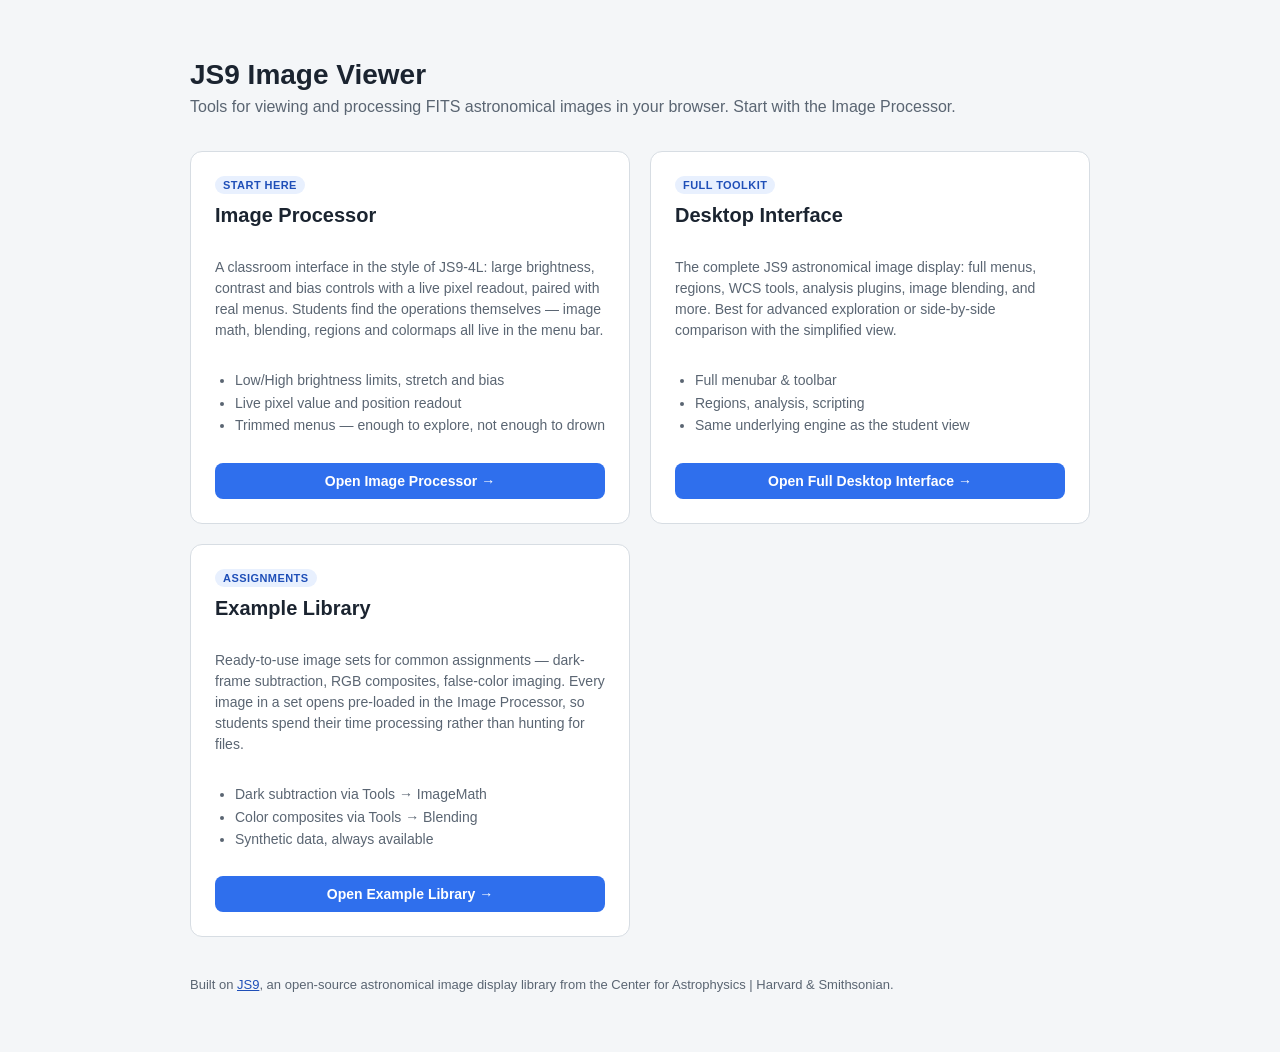
<file: index.html>
<!DOCTYPE html>
<html lang="en">
<head>
<meta charset="utf-8">
<meta name="viewport" content="width=device-width, initial-scale=1">
<link type="image/x-icon" rel="shortcut icon" href="./favicon.ico">
<title>JS9 Image Viewer</title>
<style>
  :root{
    --bg: #f4f6f8;
    --card-bg: #ffffff;
    --border: #d7dde3;
    --text: #1b2430;
    --muted: #5a6572;
    --accent: #2f6fed;
    --accent-dark: #1f4fb8;
  }
  *{ box-sizing: border-box; }
  body{
    margin: 0;
    font-family: -apple-system, BlinkMacSystemFont, "Segoe UI", Roboto, Helvetica, Arial, sans-serif;
    background: var(--bg);
    color: var(--text);
    padding: 40px 20px 60px;
  }
  .wrap{ max-width: 900px; margin: 0 auto; }
  h1{ font-size: 28px; margin-bottom: 4px; }
  p.lede{ color: var(--muted); margin-top: 0; font-size: 16px; line-height: 1.5; }
  .cards{
    display: grid;
    grid-template-columns: 1fr 1fr;
    gap: 20px;
    margin-top: 32px;
  }
  @media (max-width: 700px){
    .cards{ grid-template-columns: 1fr; }
  }
  .card{
    background: var(--card-bg);
    border: 1px solid var(--border);
    border-radius: 12px;
    padding: 24px;
    display: flex;
    flex-direction: column;
  }
  .card h2{ margin-top: 0; font-size: 20px; }
  .card p{ color: var(--muted); font-size: 14px; line-height: 1.5; flex-grow: 1; }
  .card ul{ color: var(--muted); font-size: 14px; line-height: 1.6; padding-left: 20px; }
  .card a.btn{
    display: inline-block;
    margin-top: 12px;
    background: var(--accent);
    color: #fff;
    text-decoration: none;
    padding: 10px 18px;
    border-radius: 8px;
    font-size: 14px;
    font-weight: 600;
    text-align: center;
  }
  .card a.btn:hover{ background: var(--accent-dark); }
  .badge{
    display: inline-block;
    font-size: 11px;
    font-weight: 700;
    letter-spacing: .04em;
    text-transform: uppercase;
    color: var(--accent-dark);
    background: #e8f0fe;
    padding: 3px 8px;
    border-radius: 999px;
    margin-bottom: 10px;
    width: fit-content;
  }
  footer{ margin-top: 40px; color: var(--muted); font-size: 13px; }
  footer a{ color: var(--accent-dark); }
</style>
</head>
<body>
  <div class="wrap">
    <h1>JS9 Image Viewer</h1>
    <p class="lede">Tools for viewing and processing FITS astronomical images in your browser. Start with the Image Processor.</p>

    <div class="cards">
      <div class="card">
        <span class="badge">Start Here</span>
        <h2>Image Processor</h2>
        <p>A classroom interface in the style of JS9-4L: large brightness, contrast and bias controls with a live pixel readout, paired with real menus. Students find the operations themselves &mdash; image math, blending, regions and colormaps all live in the menu bar.</p>
        <ul>
          <li>Low/High brightness limits, stretch and bias</li>
          <li>Live pixel value and position readout</li>
          <li>Trimmed menus &mdash; enough to explore, not enough to drown</li>
        </ul>
        <a class="btn" href="./student.html">Open Image Processor &rarr;</a>
      </div>

      <div class="card">
        <span class="badge">Full Toolkit</span>
        <h2>Desktop Interface</h2>
        <p>The complete JS9 astronomical image display: full menus, regions, WCS tools, analysis plugins, image blending, and more. Best for advanced exploration or side-by-side comparison with the simplified view.</p>
        <ul>
          <li>Full menubar &amp; toolbar</li>
          <li>Regions, analysis, scripting</li>
          <li>Same underlying engine as the student view</li>
        </ul>
        <a class="btn" href="./js9.html">Open Full Desktop Interface &rarr;</a>
      </div>

      <div class="card">
        <span class="badge">Assignments</span>
        <h2>Example Library</h2>
        <p>Ready-to-use image sets for common assignments &mdash; dark-frame subtraction, RGB composites, false-color imaging. Every image in a set opens pre-loaded in the Image Processor, so students spend their time processing rather than hunting for files.</p>
        <ul>
          <li>Dark subtraction via Tools &rarr; ImageMath</li>
          <li>Color composites via Tools &rarr; Blending</li>
          <li>Synthetic data, always available</li>
        </ul>
        <a class="btn" href="./examples.html">Open Example Library &rarr;</a>
      </div>
    </div>

    <footer>
      Built on <a href="https://github.com/ericmandel/js9" target="_blank" rel="noopener">JS9</a>, an open-source astronomical image display library from the Center for Astrophysics | Harvard &amp; Smithsonian.
    </footer>
  </div>
</body>
</html>
</file>
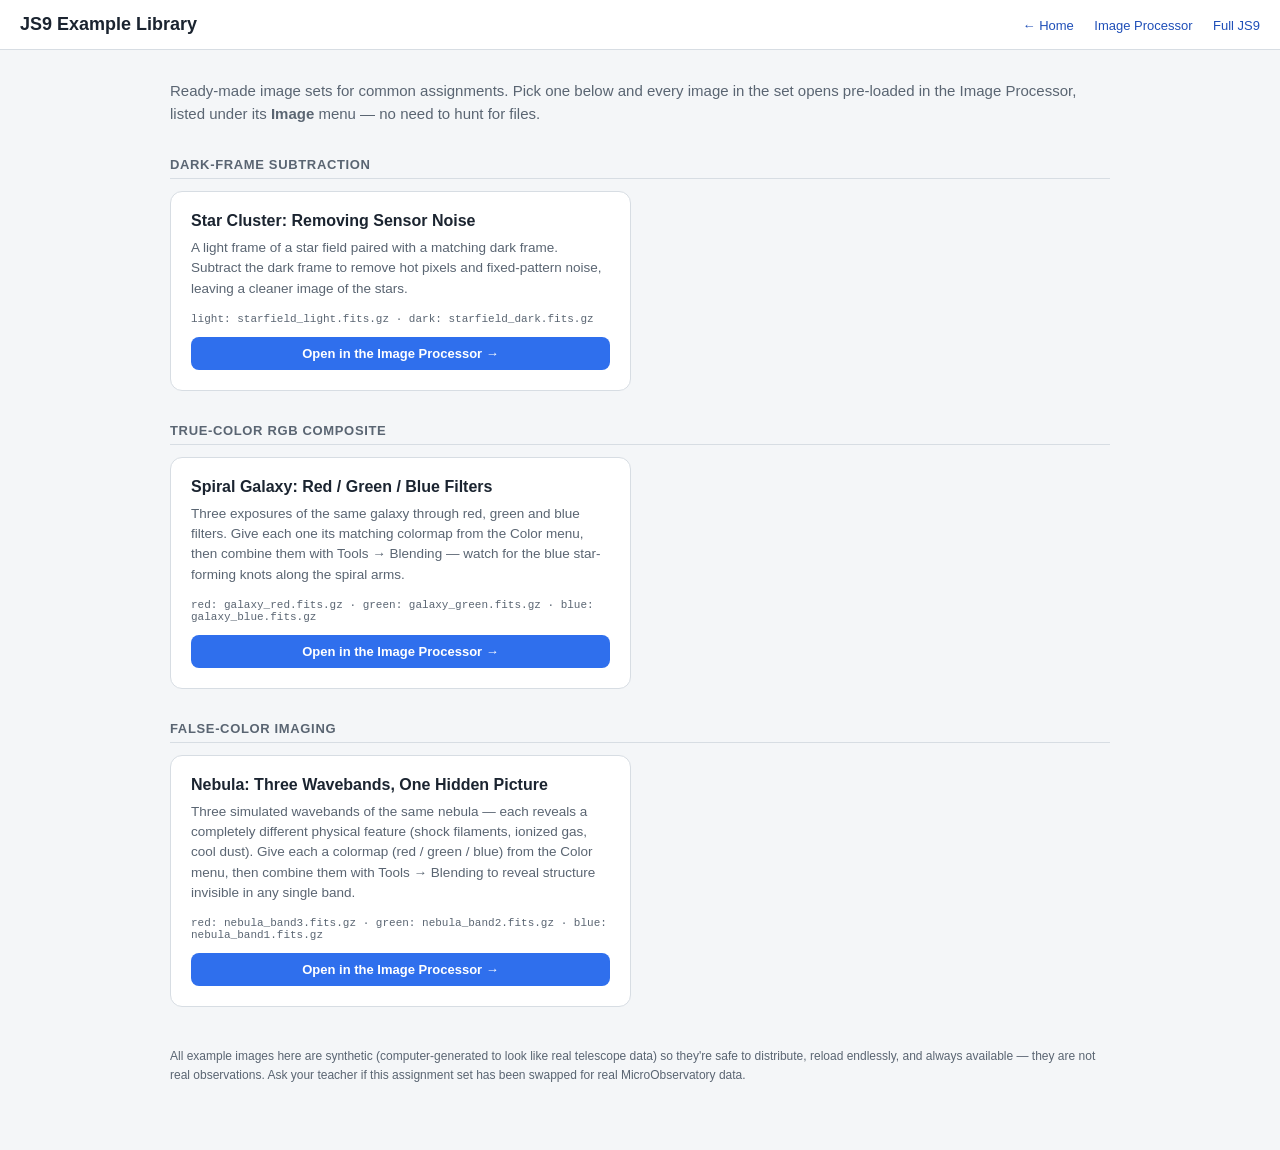
<file: examples.html>
<!DOCTYPE html>
<html lang="en">
<head>
<meta charset="utf-8">
<meta name="viewport" content="width=device-width, initial-scale=1">
<link type="image/x-icon" rel="shortcut icon" href="./favicon.ico">
<title>JS9 Example Library</title>
<script type="text/javascript" src="./examples.js"></script>
<style>
  :root{
    --bg: #f4f6f8;
    --card-bg: #ffffff;
    --border: #d7dde3;
    --text: #1b2430;
    --muted: #5a6572;
    --accent: #2f6fed;
    --accent-dark: #1f4fb8;
  }
  *{ box-sizing: border-box; }
  body{
    margin: 0;
    font-family: -apple-system, BlinkMacSystemFont, "Segoe UI", Roboto, Helvetica, Arial, sans-serif;
    background: var(--bg);
    color: var(--text);
  }
  header{
    display: flex;
    align-items: center;
    justify-content: space-between;
    padding: 14px 20px;
    background: var(--card-bg);
    border-bottom: 1px solid var(--border);
  }
  header h1{ font-size: 18px; margin: 0; }
  header nav a{
    font-size: 13px;
    color: var(--accent-dark);
    text-decoration: none;
    margin-left: 16px;
  }
  header nav a:hover{ text-decoration: underline; }
  .wrap{ max-width: 980px; margin: 0 auto; padding: 30px 20px 60px; }
  p.lede{ color: var(--muted); font-size: 15px; line-height: 1.5; margin-top: 0; }
  h2.category{
    font-size: 13px;
    text-transform: uppercase;
    letter-spacing: .05em;
    color: var(--muted);
    margin: 32px 0 12px;
    border-bottom: 1px solid var(--border);
    padding-bottom: 6px;
  }
  .cards{
    display: grid;
    grid-template-columns: repeat(auto-fill, minmax(320px, 1fr));
    gap: 18px;
  }
  .card{
    background: var(--card-bg);
    border: 1px solid var(--border);
    border-radius: 12px;
    padding: 20px;
    display: flex;
    flex-direction: column;
  }
  .card h3{ margin: 0 0 8px; font-size: 16px; }
  .card p{ color: var(--muted); font-size: 13.5px; line-height: 1.5; flex-grow: 1; margin: 0 0 14px; }
  .card .files{
    font-size: 11px;
    color: var(--muted);
    margin-bottom: 12px;
    font-family: ui-monospace, SFMono-Regular, Menlo, monospace;
  }
  .card a.btn{
    display: inline-block;
    background: var(--accent);
    color: #fff;
    text-decoration: none;
    padding: 9px 16px;
    border-radius: 8px;
    font-size: 13px;
    font-weight: 600;
    text-align: center;
  }
  .card a.btn:hover{ background: var(--accent-dark); }
  footer{ margin-top: 40px; color: var(--muted); font-size: 12px; line-height: 1.6; }
</style>
</head>
<body>

<header>
  <h1>JS9 Example Library</h1>
  <nav>
    <a href="./index.html">&larr; Home</a>
    <a href="./student.html">Image Processor</a>
    <a href="./js9.html">Full JS9</a>
  </nav>
</header>

<div class="wrap">
  <p class="lede">Ready-made image sets for common assignments. Pick one below and every image in the set opens pre-loaded in the Image Processor, listed under its <b>Image</b> menu &mdash; no need to hunt for files.</p>
  <div id="categories"></div>

  <footer>
    All example images here are synthetic (computer-generated to look like real telescope data) so they're safe to distribute, reload endlessly, and always available &mdash; they are not real observations. Ask your teacher if this assignment set has been swapped for real MicroObservatory data.
  </footer>
</div>

<script type="text/javascript">
(function(){
  "use strict";

  var categoryOrder = [];
  var byCategory = {};

  Object.keys(JS9_EXAMPLES).forEach(function(key){
    var ex = JS9_EXAMPLES[key];
    if(!byCategory[ex.category]){
      byCategory[ex.category] = { label: ex.categoryLabel, items: [] };
      categoryOrder.push(ex.category);
    }
    byCategory[ex.category].items.push({ key: key, ex: ex });
  });

  var container = document.getElementById("categories");

  categoryOrder.forEach(function(cat){
    var group = byCategory[cat];

    var h2 = document.createElement("h2");
    h2.className = "category";
    h2.textContent = group.label;
    container.appendChild(h2);

    var cardsDiv = document.createElement("div");
    cardsDiv.className = "cards";

    group.items.forEach(function(item){
      var ex = item.ex;
      var card = document.createElement("div");
      card.className = "card";

      var h3 = document.createElement("h3");
      h3.textContent = ex.title;
      card.appendChild(h3);

      var p = document.createElement("p");
      p.textContent = ex.description;
      card.appendChild(p);

      var files = document.createElement("div");
      files.className = "files";
      files.textContent = Object.keys(ex.files).map(function(k){
        return k + ": " + ex.files[k].split("/").pop();
      }).join(" · ");
      card.appendChild(files);

      var a = document.createElement("a");
      a.className = "btn";
      a.href = ex.target + "?example=" + encodeURIComponent(item.key);
      a.textContent = "Open in the Image Processor →";
      card.appendChild(a);

      cardsDiv.appendChild(card);
    });

    container.appendChild(cardsDiv);
  });
})();
</script>

</body>
</html>
</file>
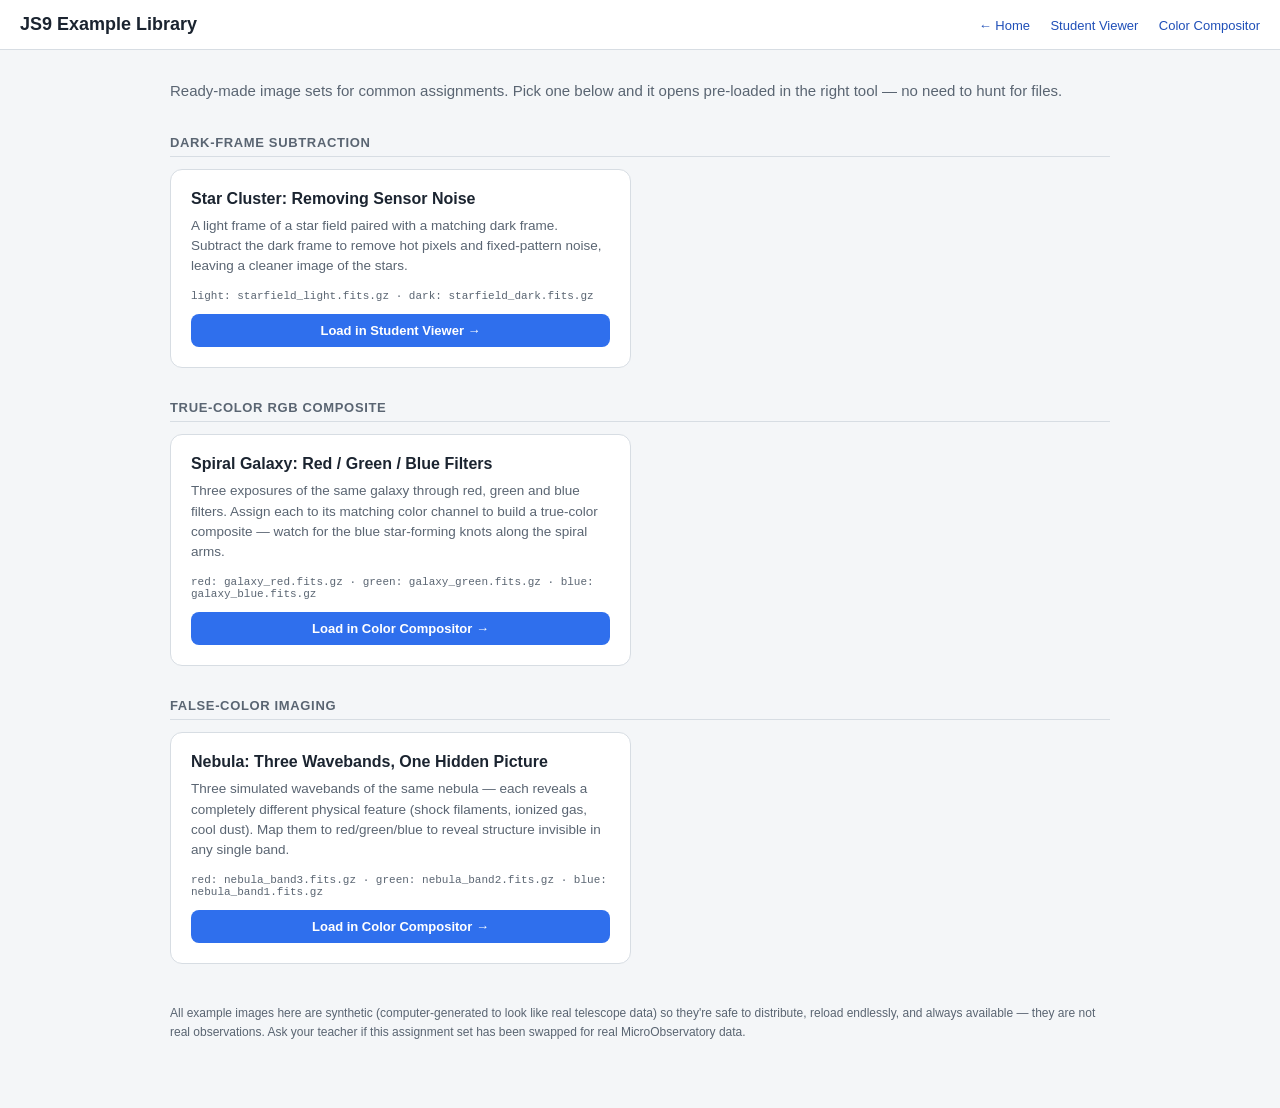
<file: js9-example-library/examples.html>
<!DOCTYPE html>
<html lang="en">
<head>
<meta charset="utf-8">
<meta name="viewport" content="width=device-width, initial-scale=1">
<link type="image/x-icon" rel="shortcut icon" href="./favicon.ico">
<title>JS9 Example Library</title>
<script type="text/javascript" src="./examples.js"></script>
<style>
  :root{
    --bg: #f4f6f8;
    --card-bg: #ffffff;
    --border: #d7dde3;
    --text: #1b2430;
    --muted: #5a6572;
    --accent: #2f6fed;
    --accent-dark: #1f4fb8;
  }
  *{ box-sizing: border-box; }
  body{
    margin: 0;
    font-family: -apple-system, BlinkMacSystemFont, "Segoe UI", Roboto, Helvetica, Arial, sans-serif;
    background: var(--bg);
    color: var(--text);
  }
  header{
    display: flex;
    align-items: center;
    justify-content: space-between;
    padding: 14px 20px;
    background: var(--card-bg);
    border-bottom: 1px solid var(--border);
  }
  header h1{ font-size: 18px; margin: 0; }
  header nav a{
    font-size: 13px;
    color: var(--accent-dark);
    text-decoration: none;
    margin-left: 16px;
  }
  header nav a:hover{ text-decoration: underline; }
  .wrap{ max-width: 980px; margin: 0 auto; padding: 30px 20px 60px; }
  p.lede{ color: var(--muted); font-size: 15px; line-height: 1.5; margin-top: 0; }
  h2.category{
    font-size: 13px;
    text-transform: uppercase;
    letter-spacing: .05em;
    color: var(--muted);
    margin: 32px 0 12px;
    border-bottom: 1px solid var(--border);
    padding-bottom: 6px;
  }
  .cards{
    display: grid;
    grid-template-columns: repeat(auto-fill, minmax(320px, 1fr));
    gap: 18px;
  }
  .card{
    background: var(--card-bg);
    border: 1px solid var(--border);
    border-radius: 12px;
    padding: 20px;
    display: flex;
    flex-direction: column;
  }
  .card h3{ margin: 0 0 8px; font-size: 16px; }
  .card p{ color: var(--muted); font-size: 13.5px; line-height: 1.5; flex-grow: 1; margin: 0 0 14px; }
  .card .files{
    font-size: 11px;
    color: var(--muted);
    margin-bottom: 12px;
    font-family: ui-monospace, SFMono-Regular, Menlo, monospace;
  }
  .card a.btn{
    display: inline-block;
    background: var(--accent);
    color: #fff;
    text-decoration: none;
    padding: 9px 16px;
    border-radius: 8px;
    font-size: 13px;
    font-weight: 600;
    text-align: center;
  }
  .card a.btn:hover{ background: var(--accent-dark); }
  footer{ margin-top: 40px; color: var(--muted); font-size: 12px; line-height: 1.6; }
</style>
</head>
<body>

<header>
  <h1>JS9 Example Library</h1>
  <nav>
    <a href="./index.html">&larr; Home</a>
    <a href="./student.html">Student Viewer</a>
    <a href="./compositor.html">Color Compositor</a>
  </nav>
</header>

<div class="wrap">
  <p class="lede">Ready-made image sets for common assignments. Pick one below and it opens pre-loaded in the right tool &mdash; no need to hunt for files.</p>
  <div id="categories"></div>

  <footer>
    All example images here are synthetic (computer-generated to look like real telescope data) so they're safe to distribute, reload endlessly, and always available &mdash; they are not real observations. Ask your teacher if this assignment set has been swapped for real MicroObservatory data.
  </footer>
</div>

<script type="text/javascript">
(function(){
  "use strict";

  var categoryOrder = [];
  var byCategory = {};

  Object.keys(JS9_EXAMPLES).forEach(function(key){
    var ex = JS9_EXAMPLES[key];
    if(!byCategory[ex.category]){
      byCategory[ex.category] = { label: ex.categoryLabel, items: [] };
      categoryOrder.push(ex.category);
    }
    byCategory[ex.category].items.push({ key: key, ex: ex });
  });

  var container = document.getElementById("categories");

  categoryOrder.forEach(function(cat){
    var group = byCategory[cat];

    var h2 = document.createElement("h2");
    h2.className = "category";
    h2.textContent = group.label;
    container.appendChild(h2);

    var cardsDiv = document.createElement("div");
    cardsDiv.className = "cards";

    group.items.forEach(function(item){
      var ex = item.ex;
      var card = document.createElement("div");
      card.className = "card";

      var h3 = document.createElement("h3");
      h3.textContent = ex.title;
      card.appendChild(h3);

      var p = document.createElement("p");
      p.textContent = ex.description;
      card.appendChild(p);

      var files = document.createElement("div");
      files.className = "files";
      files.textContent = Object.keys(ex.files).map(function(k){
        return k + ": " + ex.files[k].split("/").pop();
      }).join(" · ");
      card.appendChild(files);

      var a = document.createElement("a");
      a.className = "btn";
      a.href = ex.target + "?example=" + encodeURIComponent(item.key);
      a.textContent = "Load in " + (ex.target === "student.html" ? "Student Viewer" : "Color Compositor") + " →";
      card.appendChild(a);

      cardsDiv.appendChild(card);
    });

    container.appendChild(cardsDiv);
  });
})();
</script>

</body>
</html>
</file>
